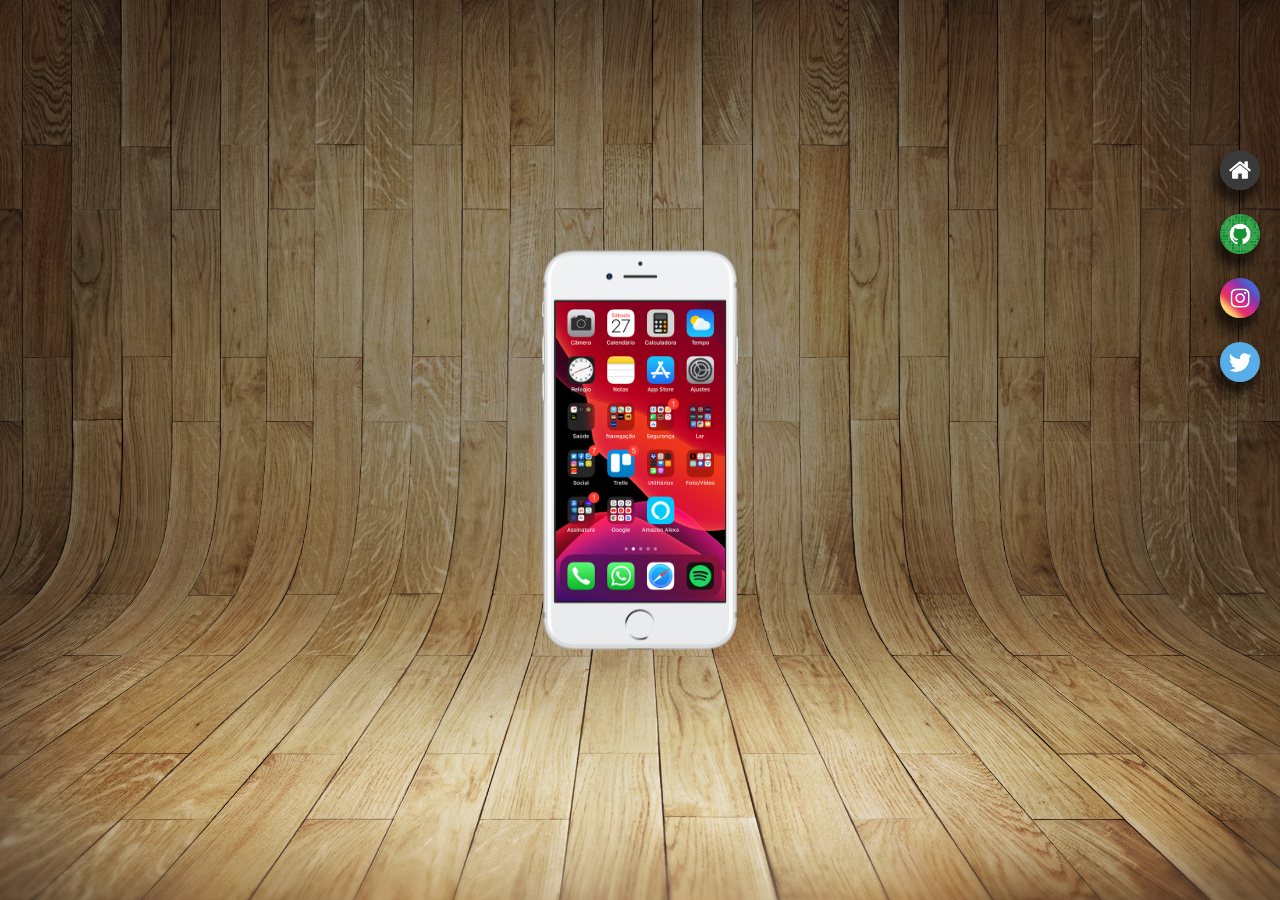
<file: index.html>
<!DOCTYPE html>
<html lang="pt-br">
<head>
    <meta charset="UTF-8">
    <meta name="viewport" content="width=device-width, initial-scale=1.0">
    <link rel="shortcut icon" href="favicon.ico" type="image/x-icon">
    <link rel="stylesheet" href="style.css">
    <title>Projecto Social</title>
</head>
<body>
   <main>

    <section id="telefone">

        <iframe name="tela"  src="home.html" frameborder="0"></iframe>

    </section>

    <section id="redes-sociais">

       <a href="home.html" target="tela"><img src="imagens/logo-home.jpg" alt="homelogo"></a><br> 

       <a href="github.html" target="tela"><img src="imagens/logo-github.jpg" alt="gitlogo"></a> <br>

       <a href="instagram.html" target="tela"><img src="imagens/logo-instagram.jpg" alt="instalogo"></a><br>

       <a href="tweeter.html" target="tela"><img src="imagens/logo-twitter.jpg" alt="tweetlogo"></a><br>
    </section>

   </main>
</body>
</html>
</file>
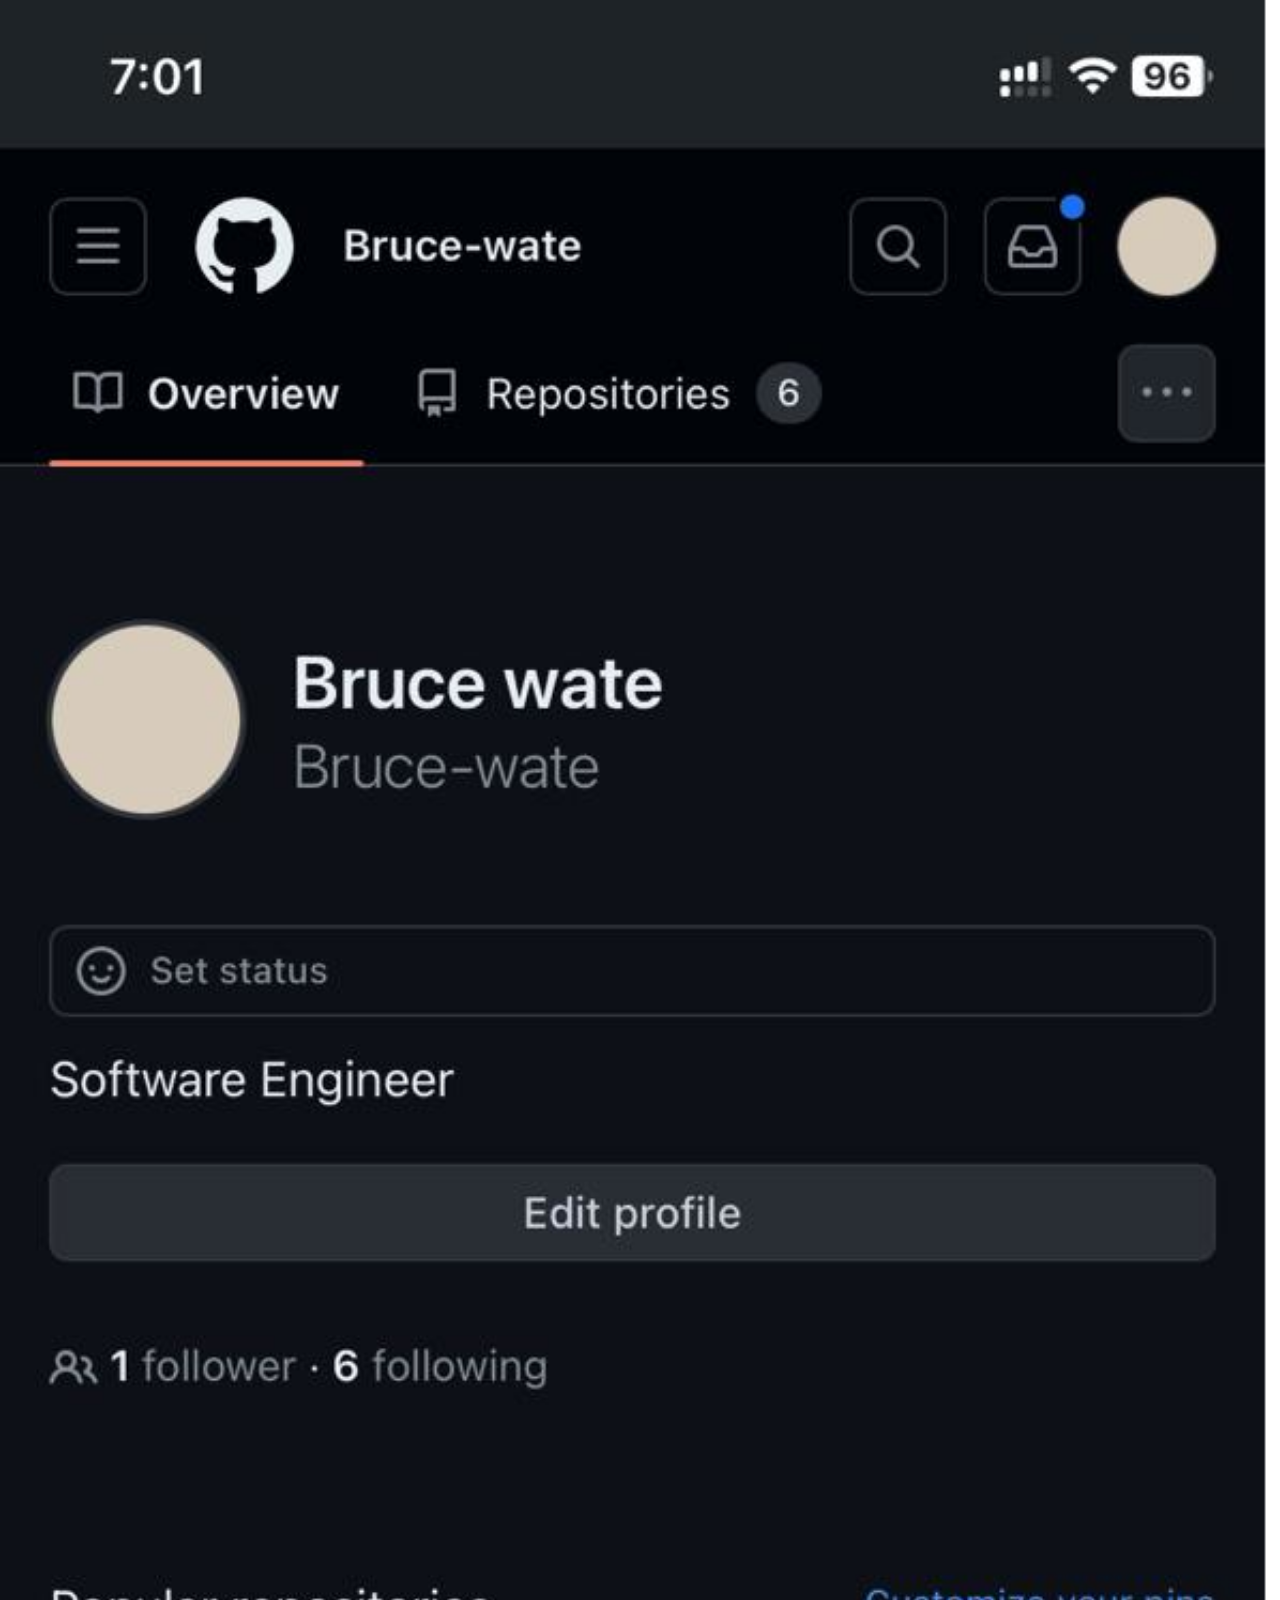
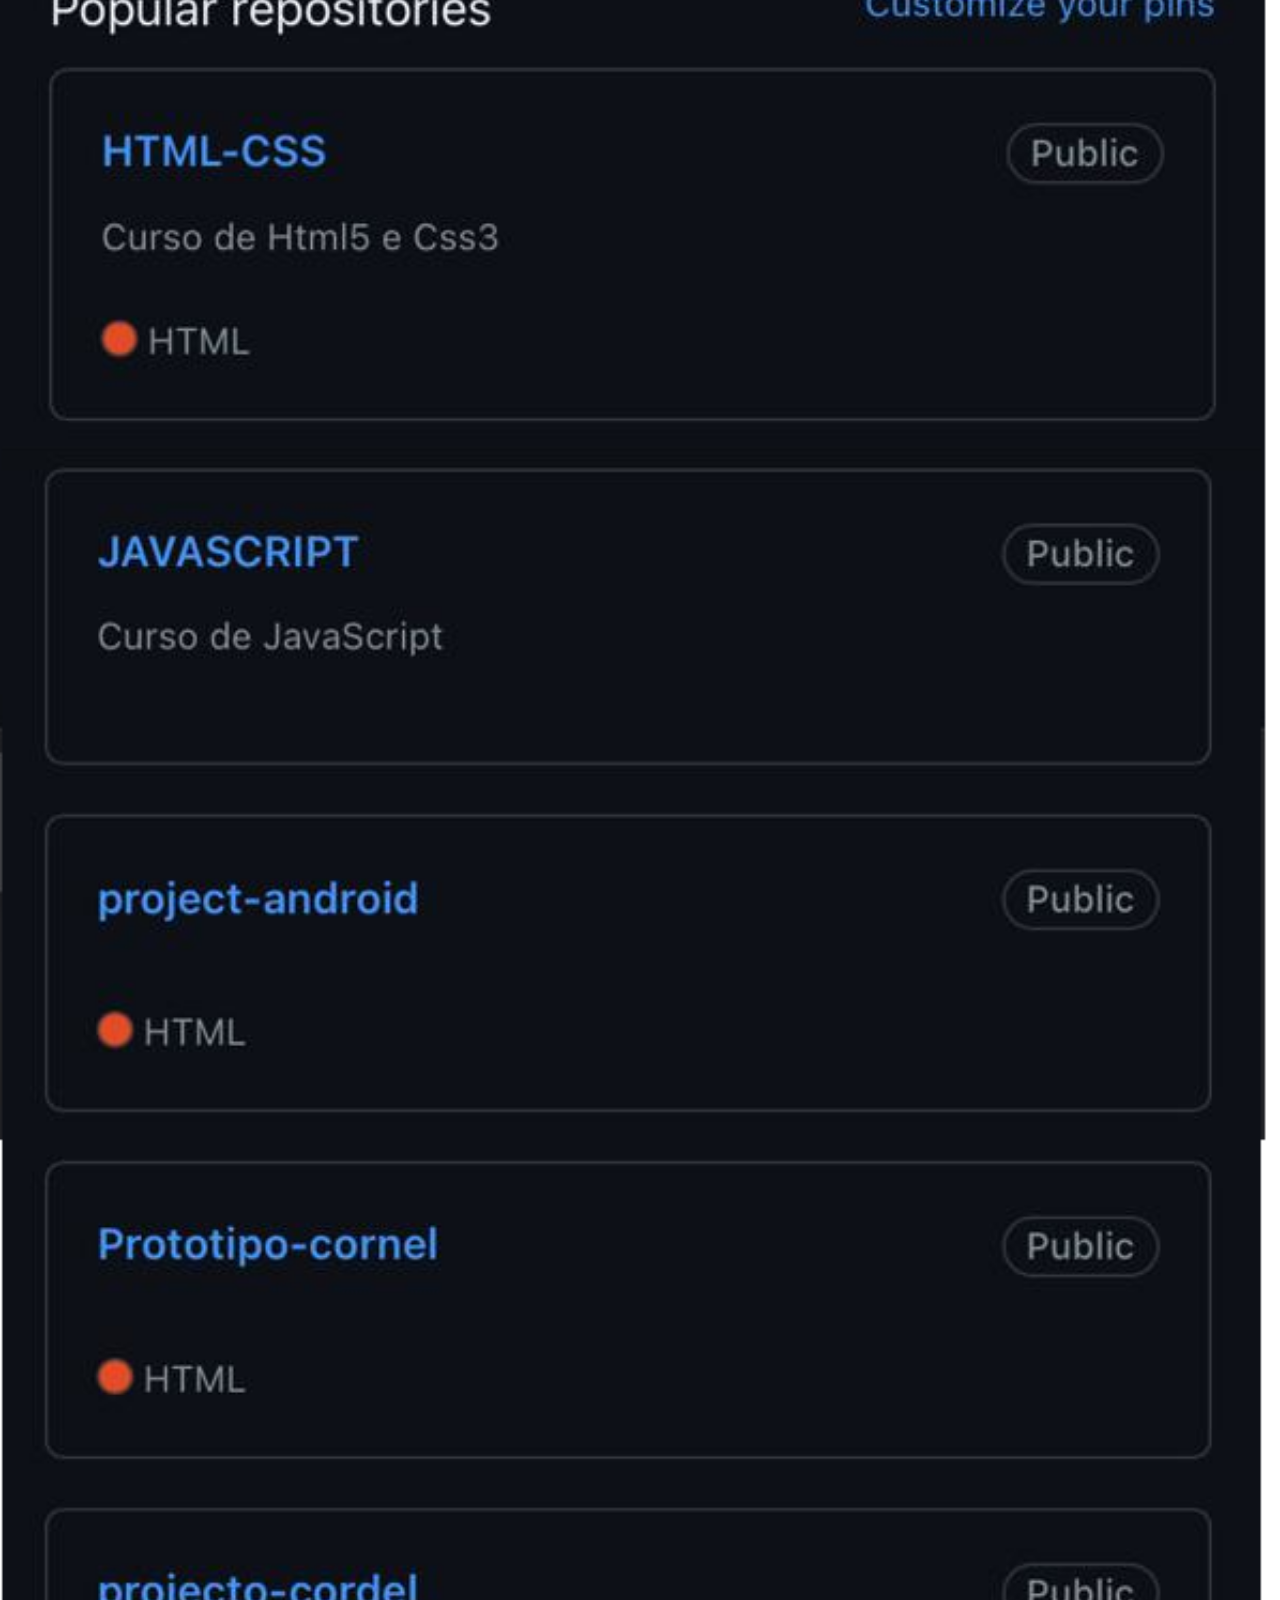
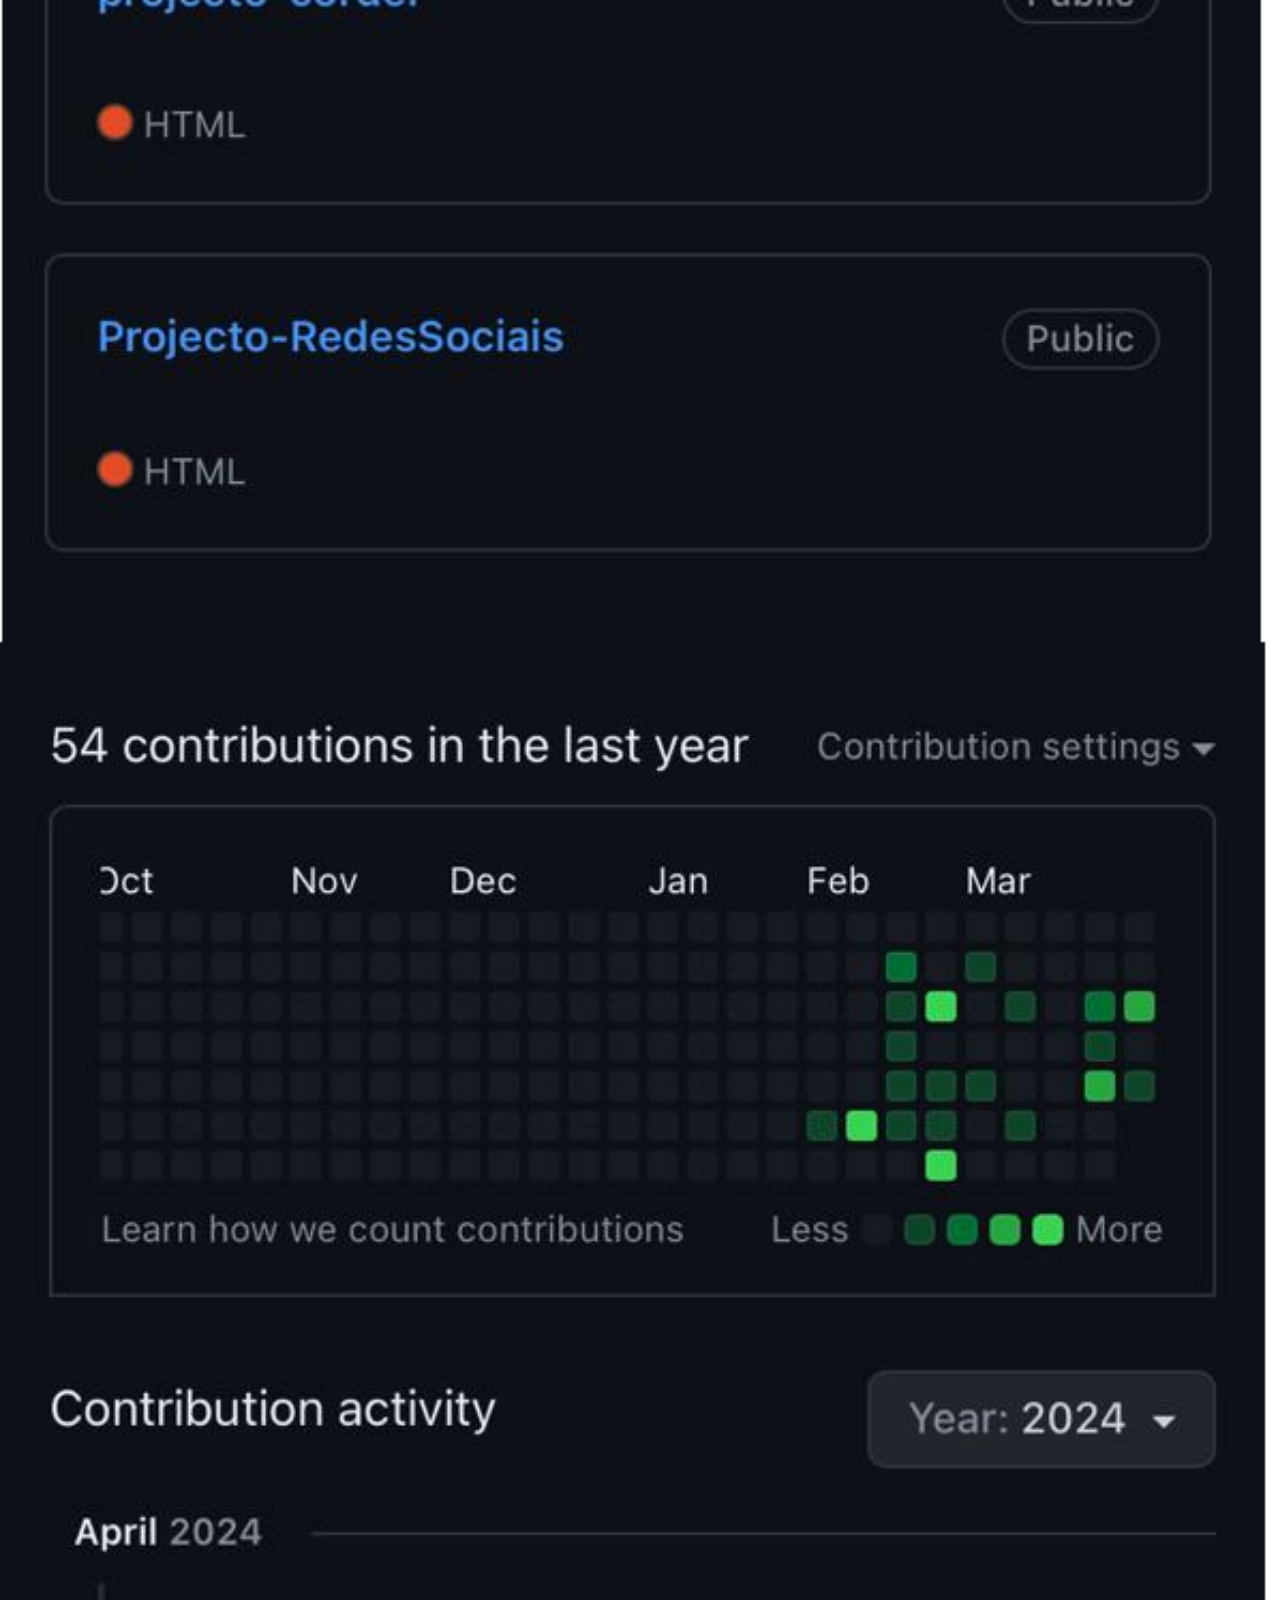
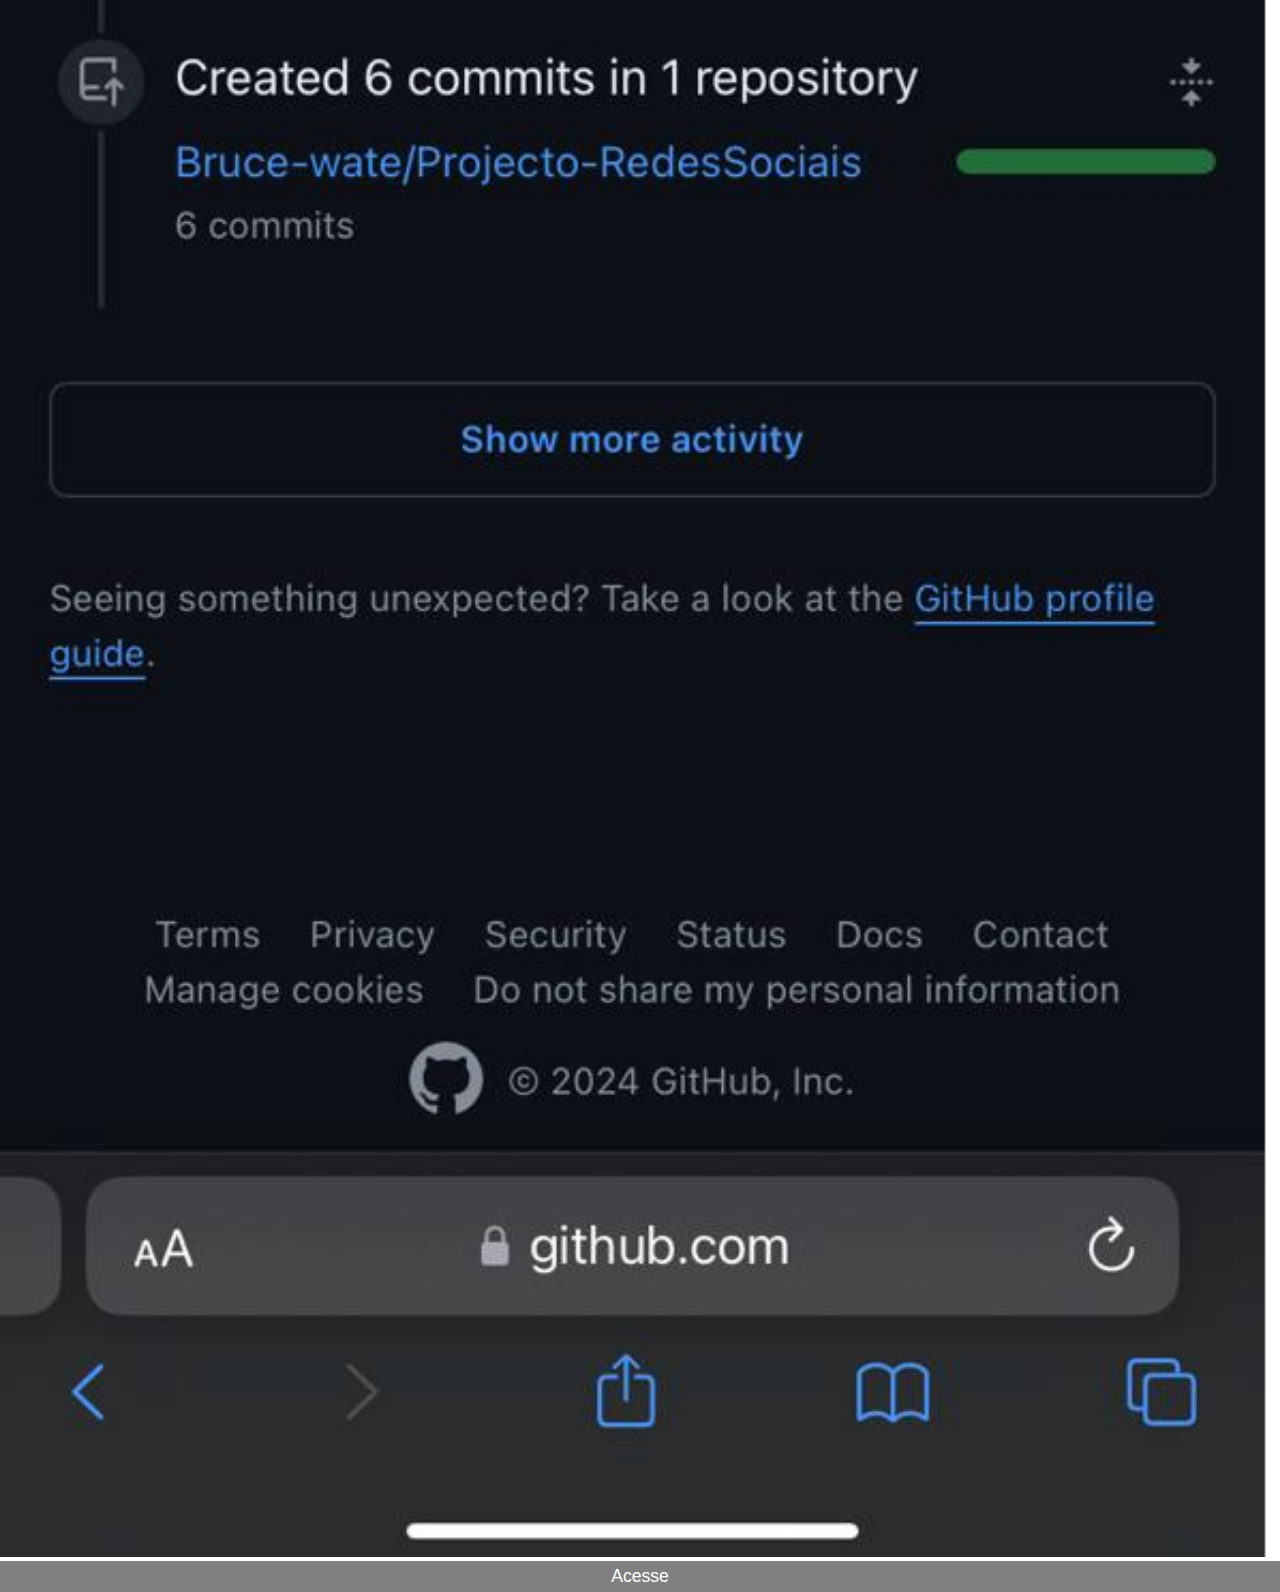
<file: github.html>
<!DOCTYPE html>
<html lang="pt-br">
<head>
    <meta charset="UTF-8">
    <meta name="viewport" content="width=device-width, initial-scale=1.0">
    <title>Github</title>
    <link rel="stylesheet" href="Apps.css">
    
</head>
<body>
    <img src="Telas/Git/Github.png">
    <a href="https://github.com/Bruce-wate/project-android"target="_blank">Acesse</a>
</body>
</html>
</file>
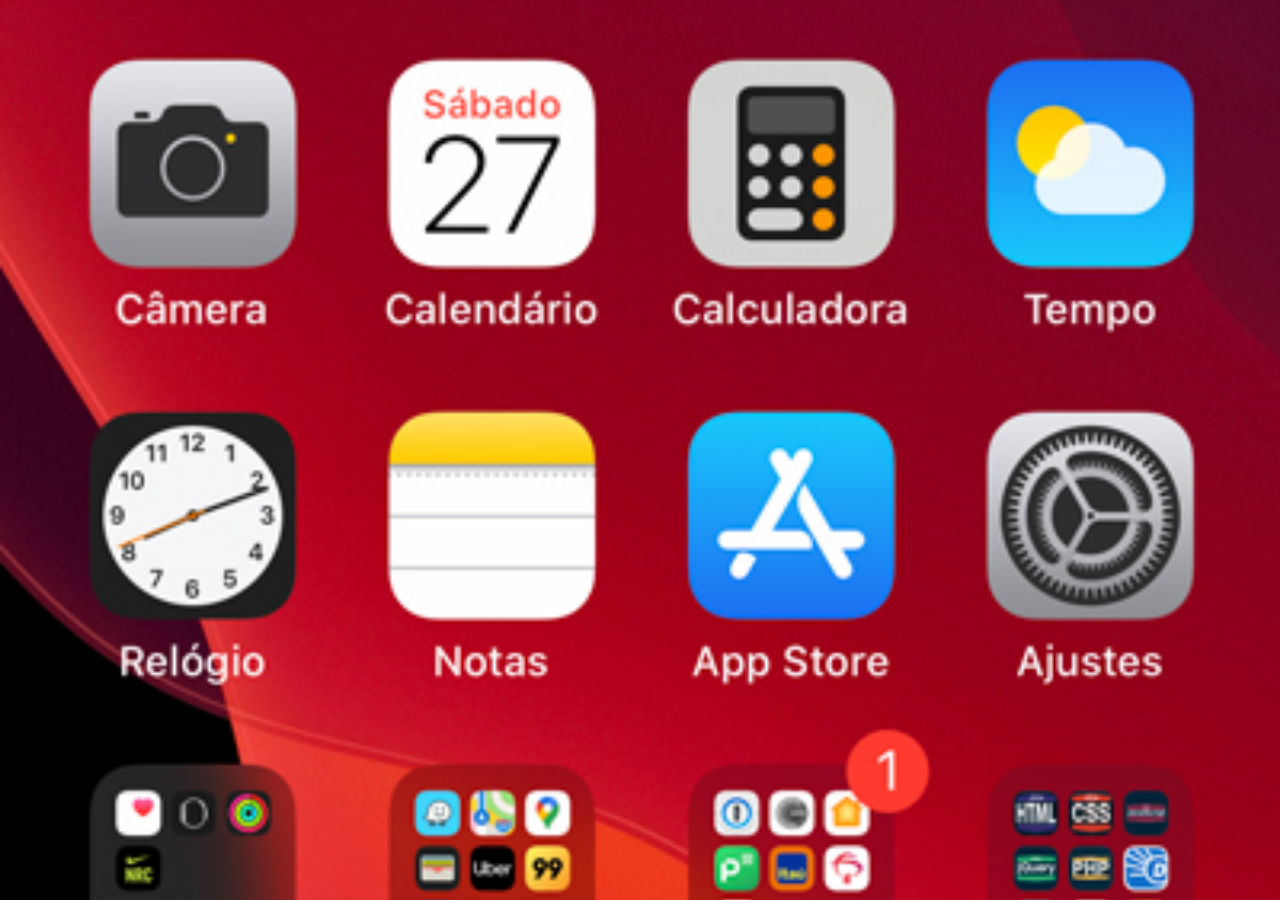
<file: home.html>
<!DOCTYPE html>
<html lang="pt-br">
<head>
    <meta charset="UTF-8">
    <meta name="viewport" content="width=device-width, initial-scale=1.0">
    <title>home</title>
    <style>

        *{
            padding: 0px;
            margin: 0px;
        }

        body{
            background: url(imagens/tela-home.jpg) no-repeat top center;
           height: 100vh;
           width: 100vw;
           background-size: cover;
        }
    </style>
</head>
<body>
    
</body>
</html>
</file>
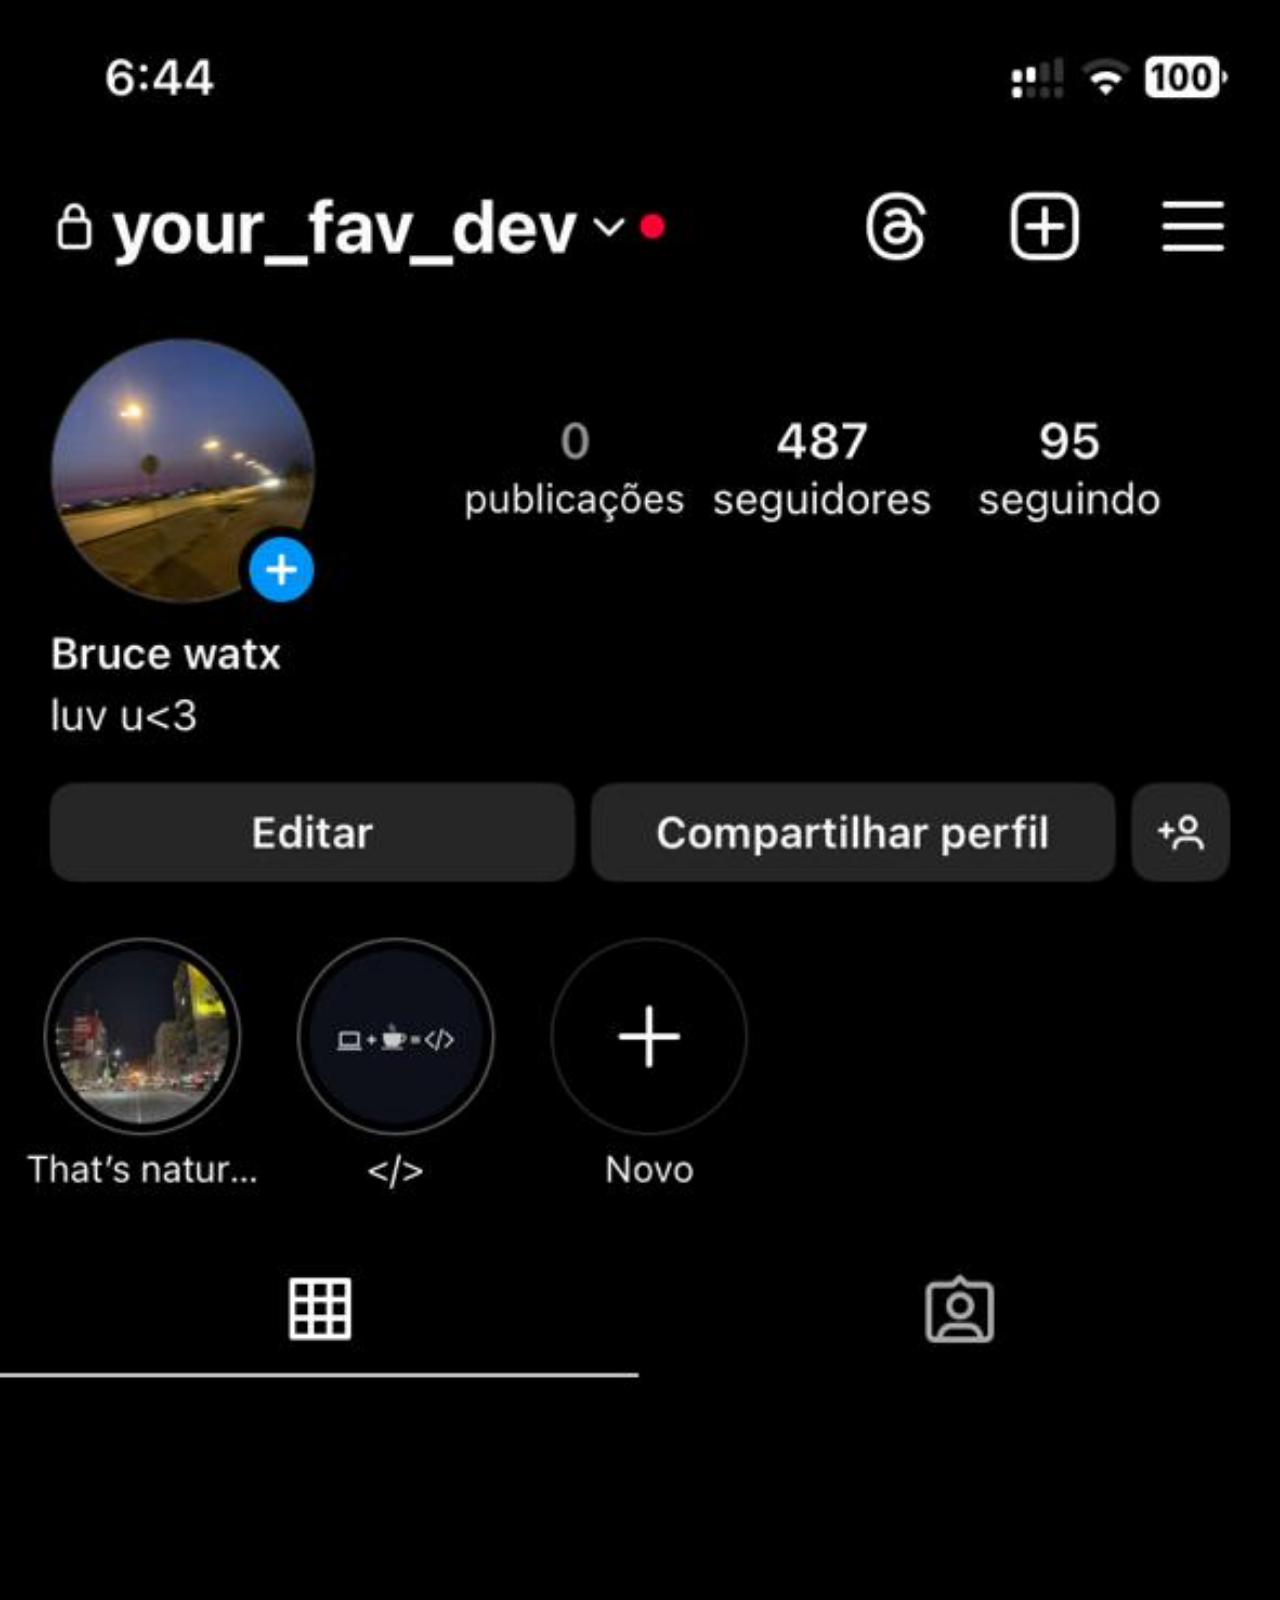
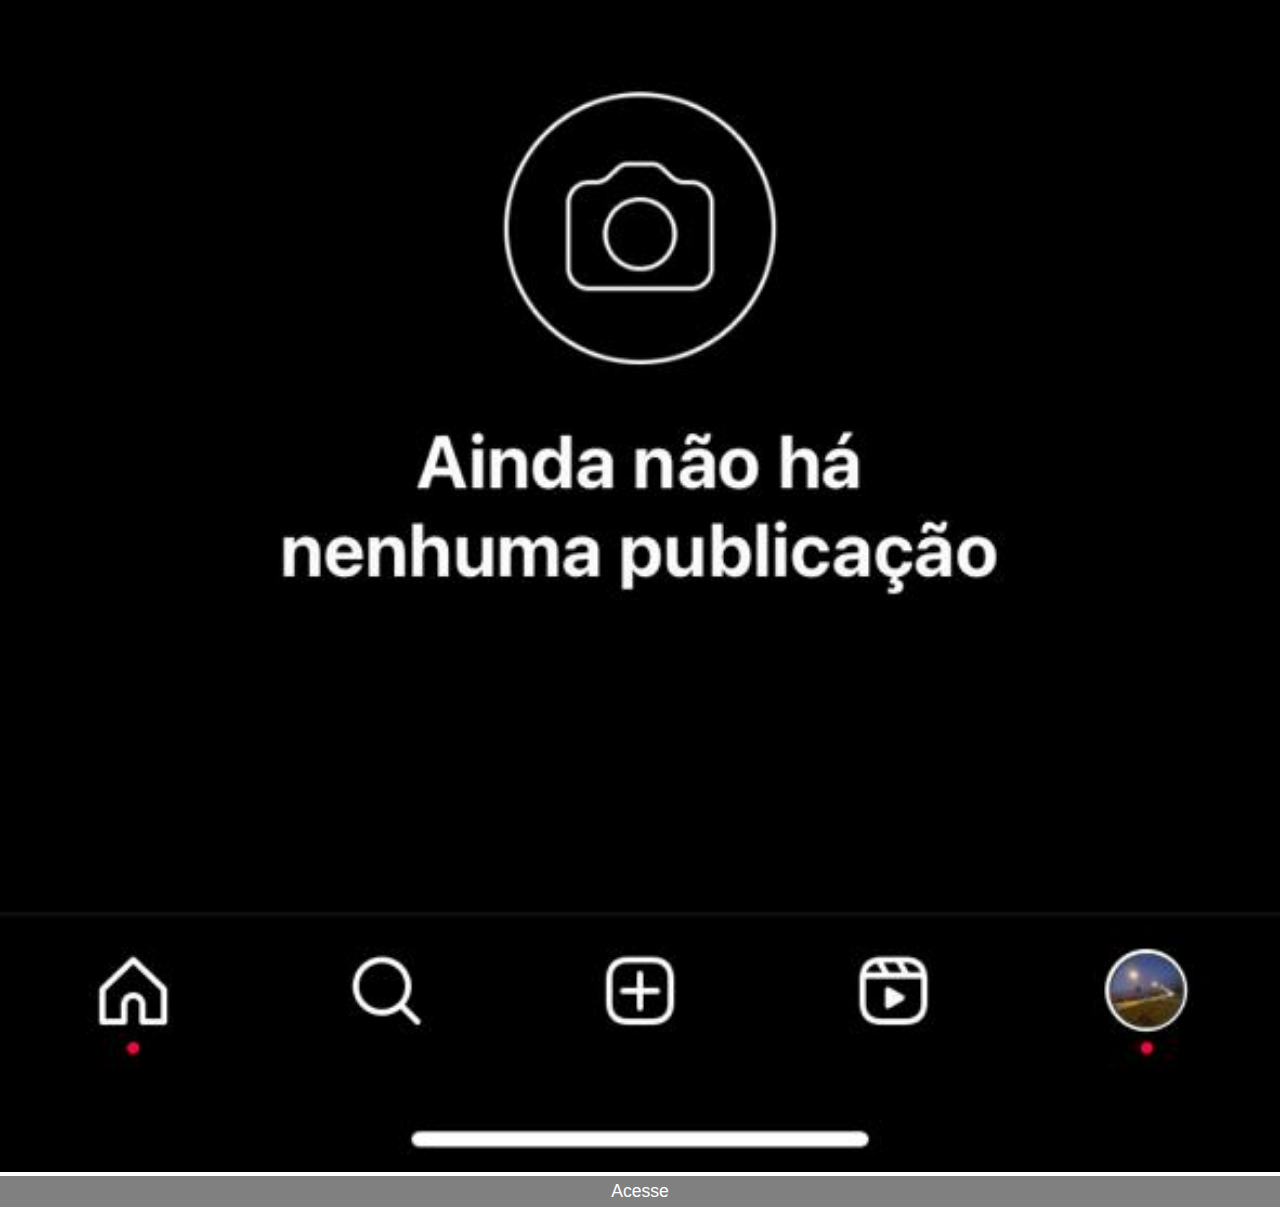
<file: instagram.html>
<!DOCTYPE html>
<html lang="pt-br">
<head>
    <meta charset="UTF-8">
    <meta name="viewport" content="width=device-width, initial-scale=1.0">
    <title>Instagram</title>
    <link rel="stylesheet" href="Apps.css">
</head>
<body>
    <img src="Telas/Ig/Imagem do WhatsApp de 2024-04-04 à(s) 18.50.08_e87efdce.jpg" alt="IG">
    <a href="https://www.instagram.com/your_fav_dev/" target="_blank">Acesse</a>
</body>
</html>
</file>
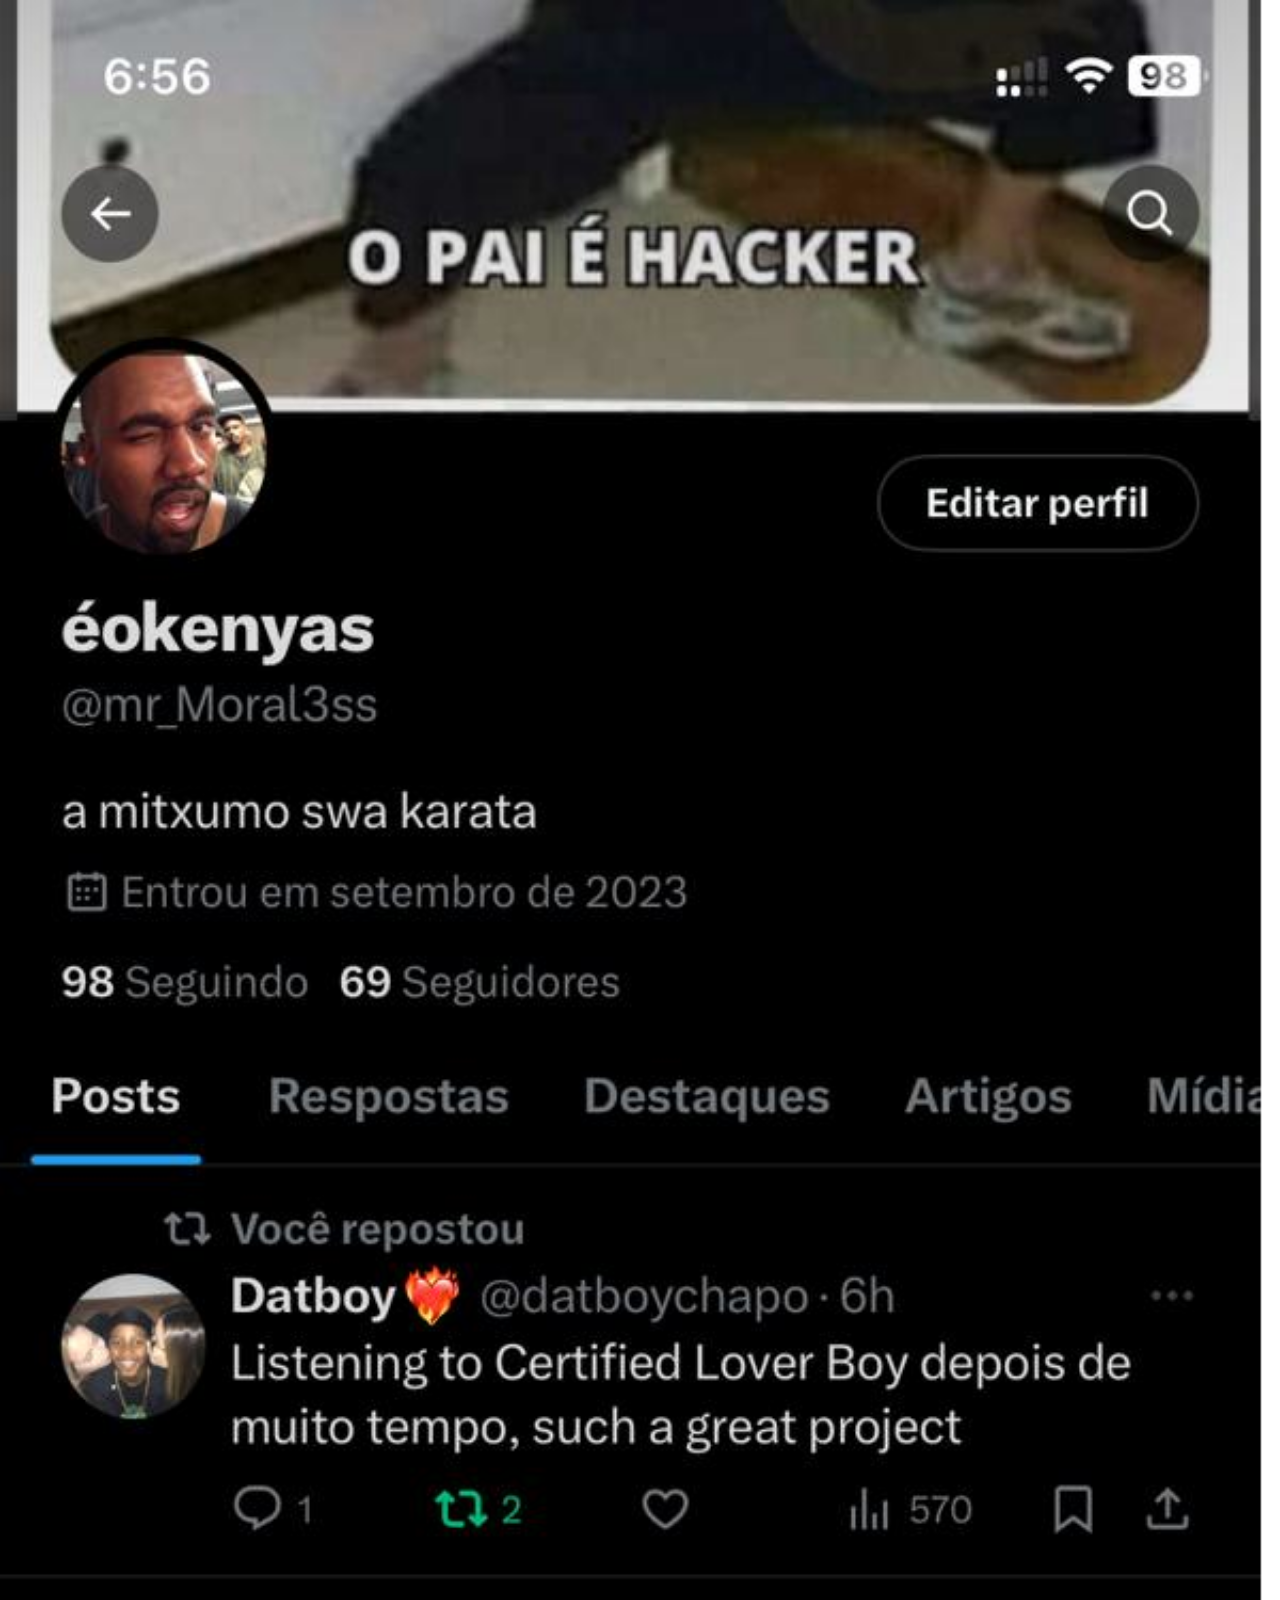
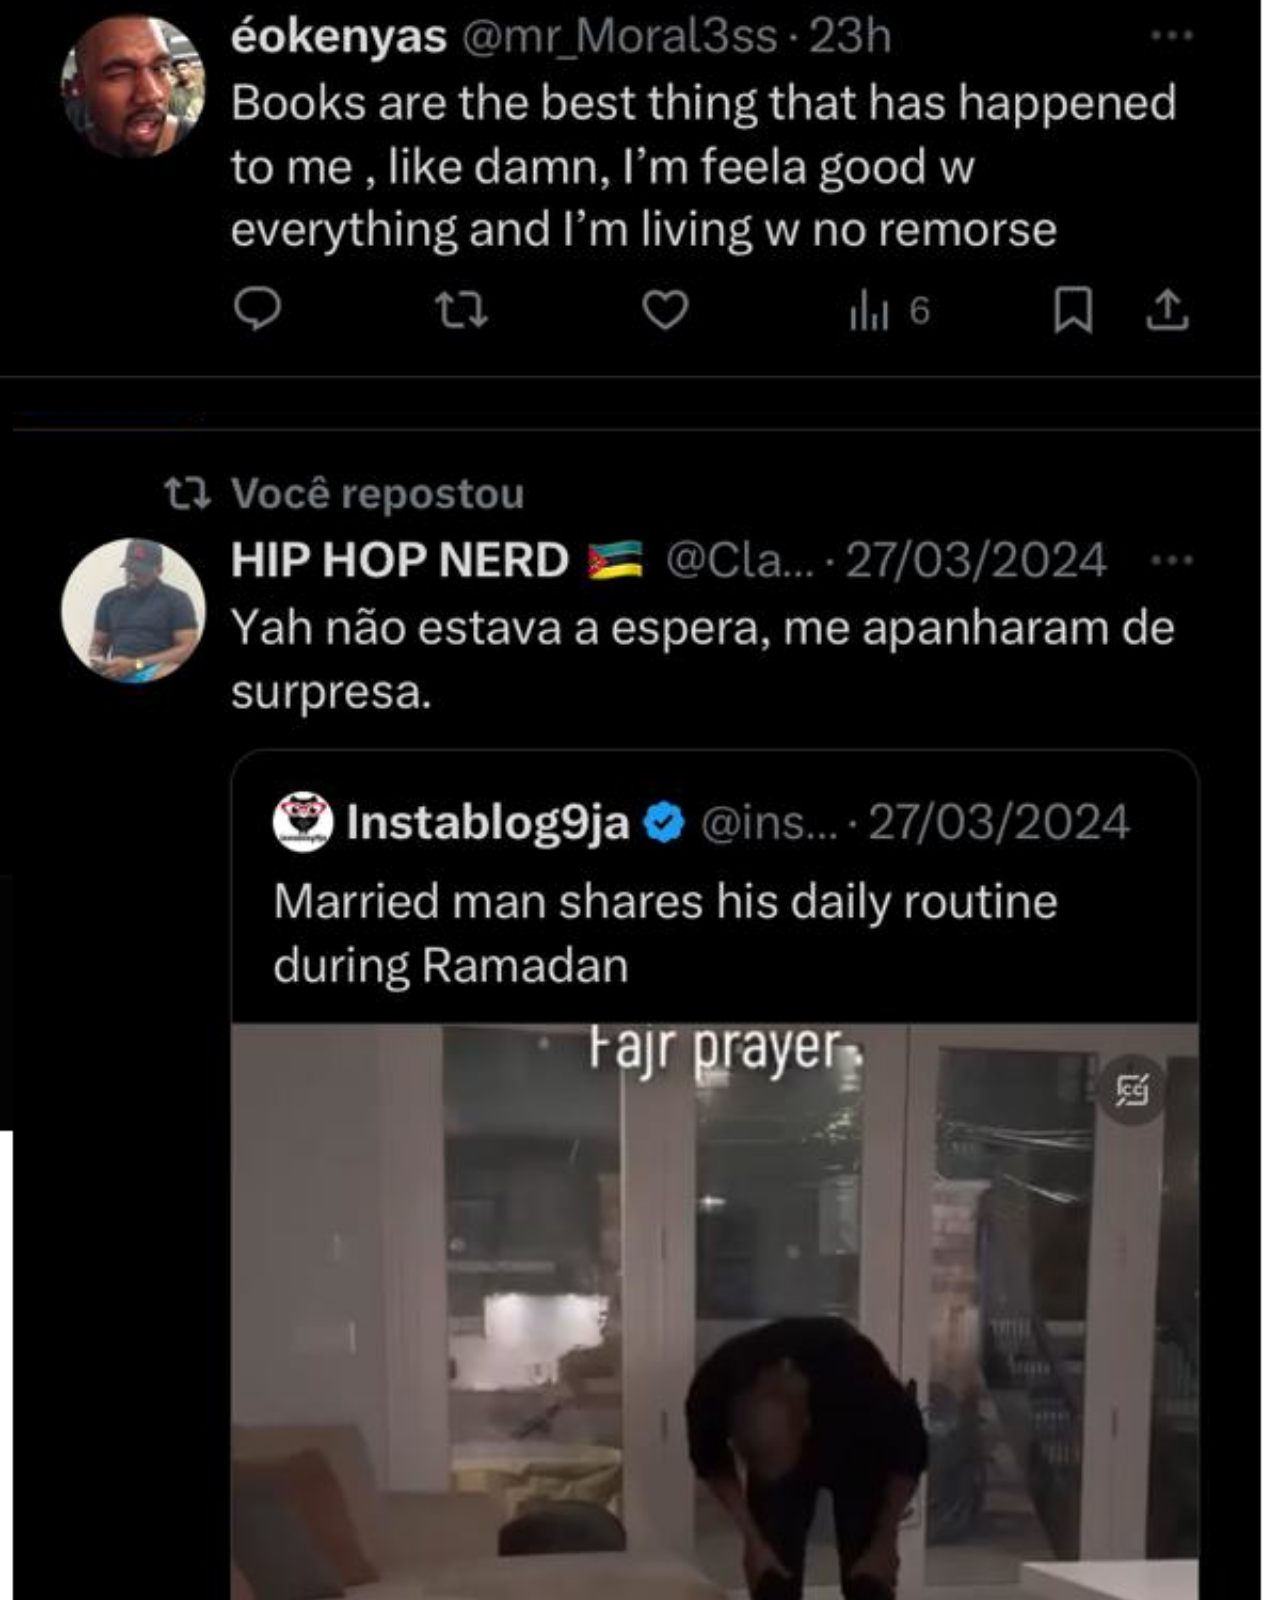
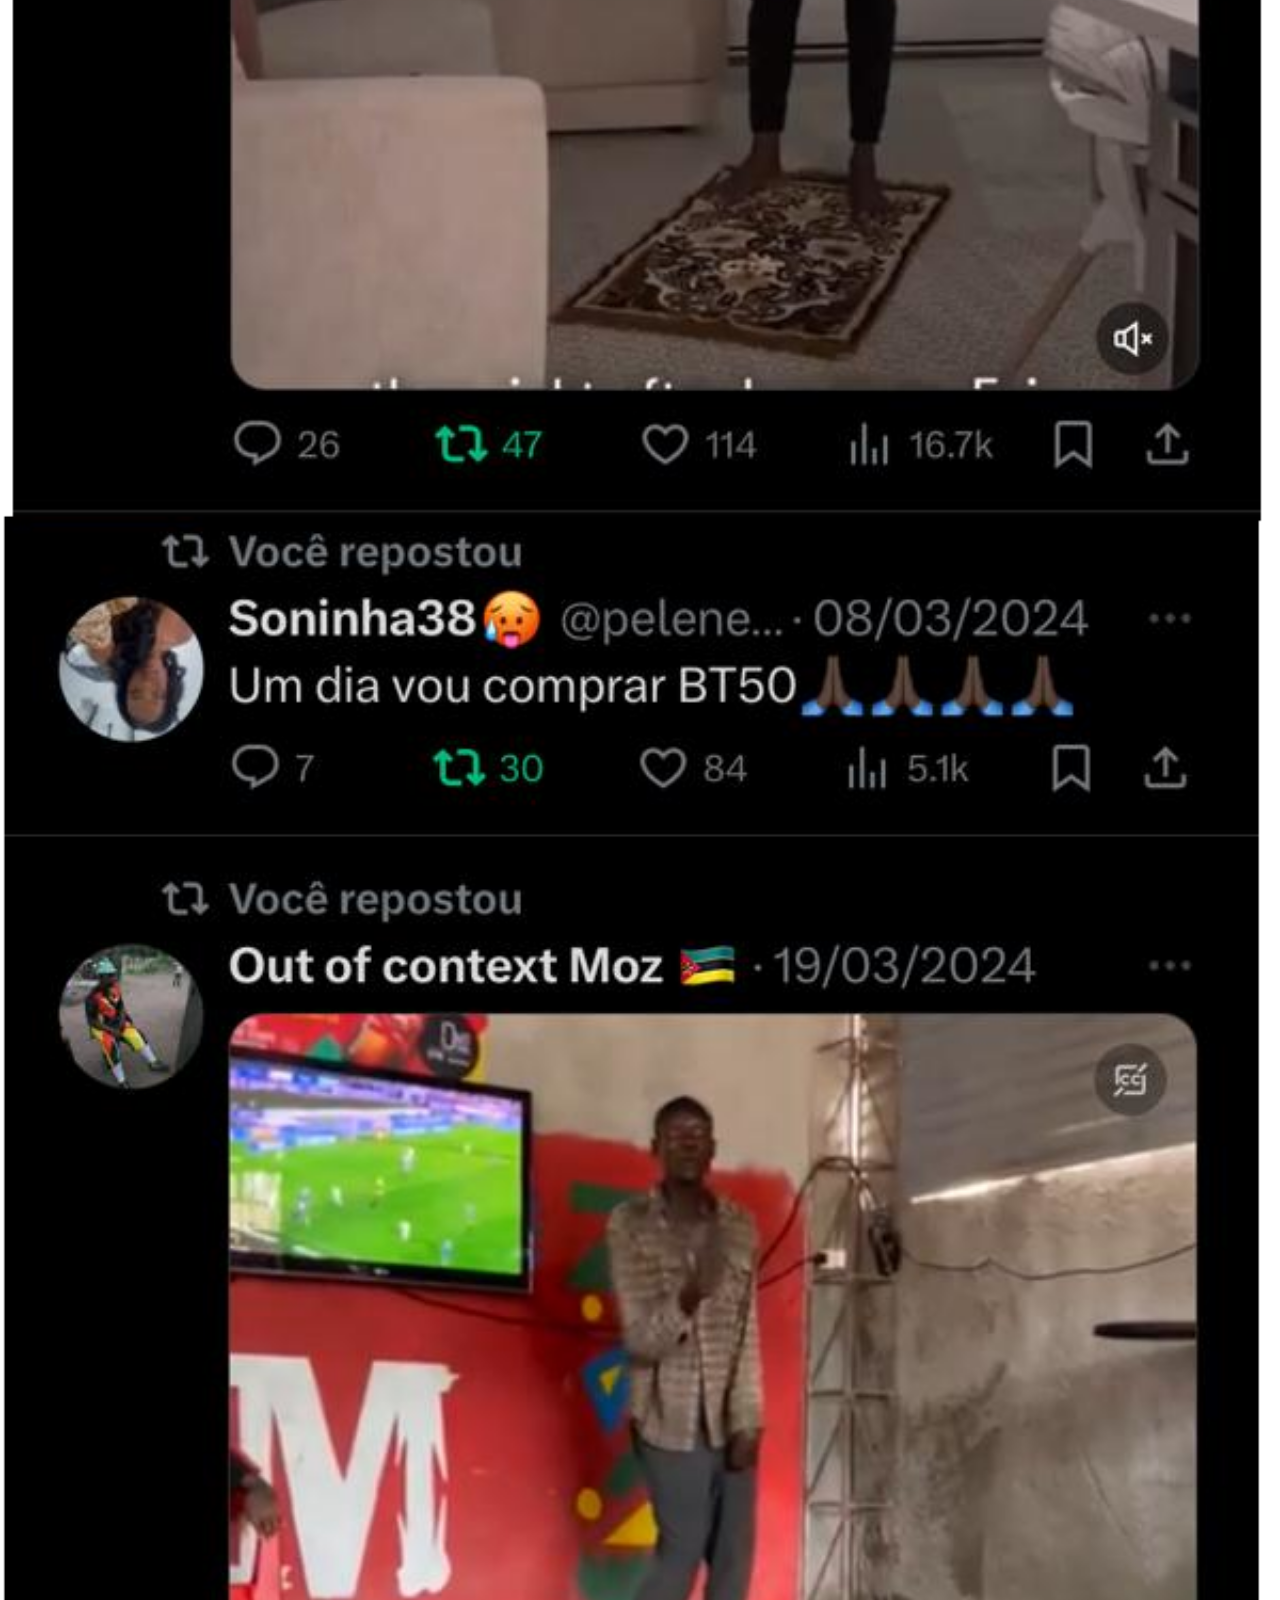
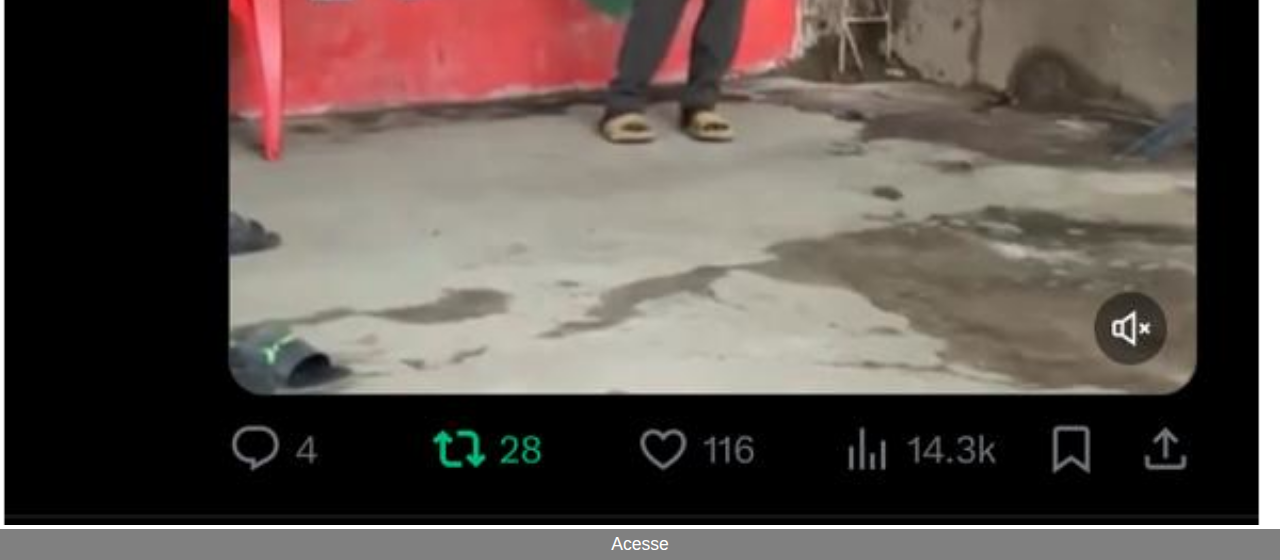
<file: tweeter.html>
<!DOCTYPE html>
<html lang="pt-br">
<head>
    <meta charset="UTF-8">
    <meta name="viewport" content="width=device-width, initial-scale=1.0">
    <title>Tweeter</title>
    <link rel="stylesheet" href="Apps.css">
</head>
<body>
    <img src="Telas/X/Twitter.png" alt="X">
    <a href="https://twitter.com/mr_Moral3ss" target="_blank">Acesse</a>
</body>
</html>
</file>
<file: style.css>
@charset "UTF-8";

* {
    margin: 0px;
    padding: 0px;
    font-family: Arial, Helvetica, sans-serif;
}

html,
body {
    background-color: black;
    height: 100vh;
    width: 100vw;
}

body {
    background: url(imagens/fundo-madeira.jpg) no-repeat top center;
    background-size: cover;
    background-attachment: fixed;
}

main {
    position: relative;
    height: 100vh;
}

section#telefone {
    position: absolute;
    top: 50%;
    left: 50%;
    transform: translate(-50%, -50%);
    background: url(imagens/frame-iphone.png) no-repeat;
    height: 403px;
    width: 200px;
}

iframe {
    position: relative;
    top: 53.1px;
    left: 15.6px;
    width: 169px;
    height: 300px;
}

section#redes-sociais{
    text-align: right;
    padding-right: 10px;
    padding-top: 140px;
}

section#redes-sociais img{
    width: 40px;
    border-radius: 50%;
    margin: 10px;
    box-shadow: -4px 11px 10px 2px rgba(0, 0, 0, 0.568);
    box-sizing: border-box;
}

section#redes-sociais img:hover {
  border: 2px solid white;
  transition: .4s;
  transform: translate(-5px, -5px);
}
</file>
<file: Apps.css>
@charset "UTF-8";

*{
    padding: 0px;
    margin: 0px;
    font-family: Arial, Helvetica, sans-serif;
}

::-webkit-scrollbar{
    width: 0px;
    height: 0px;
}

img{
    width: 100vw;
}

a{
    display: block;
    text-align: center;
    background-color: gray;
    font-size: 1.1em;
    padding: 5px;
    text-decoration: none;
    color: white;
}

a:hover{
    text-decoration: underline;
}
</file>
